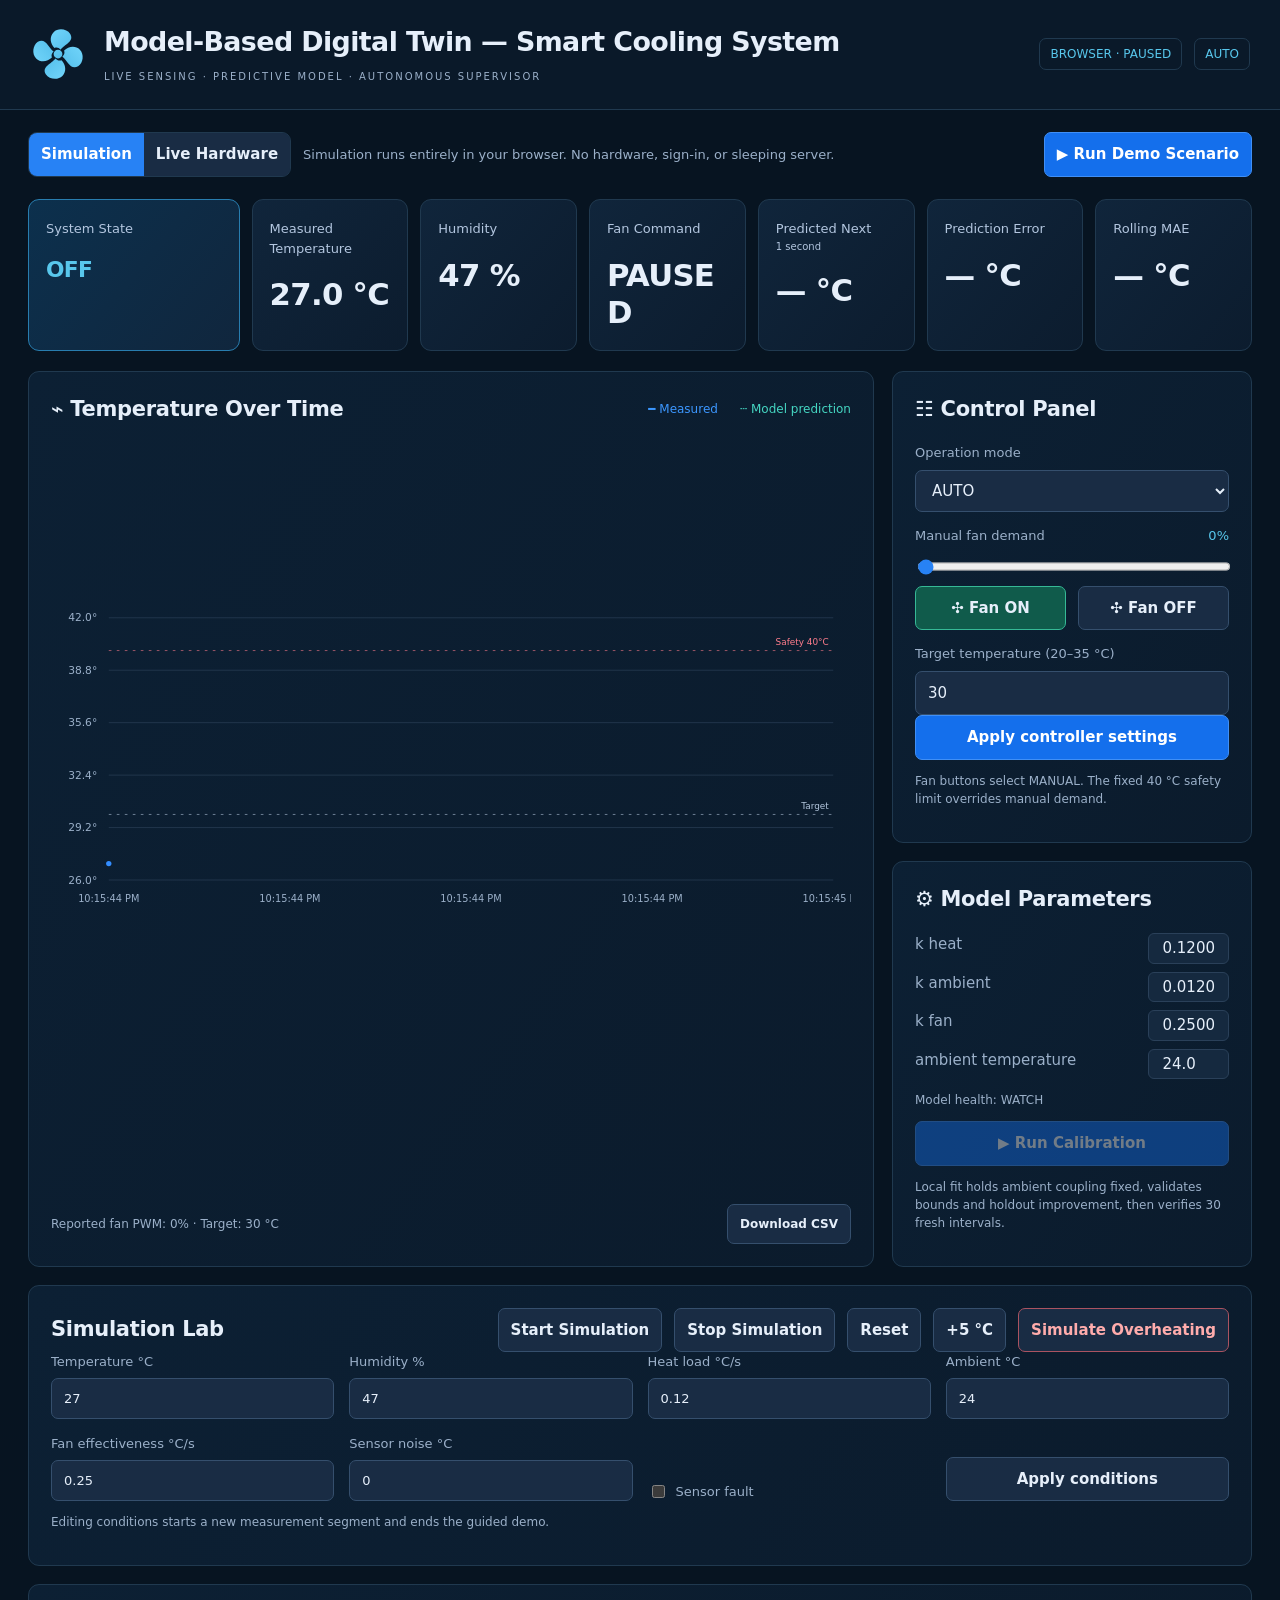
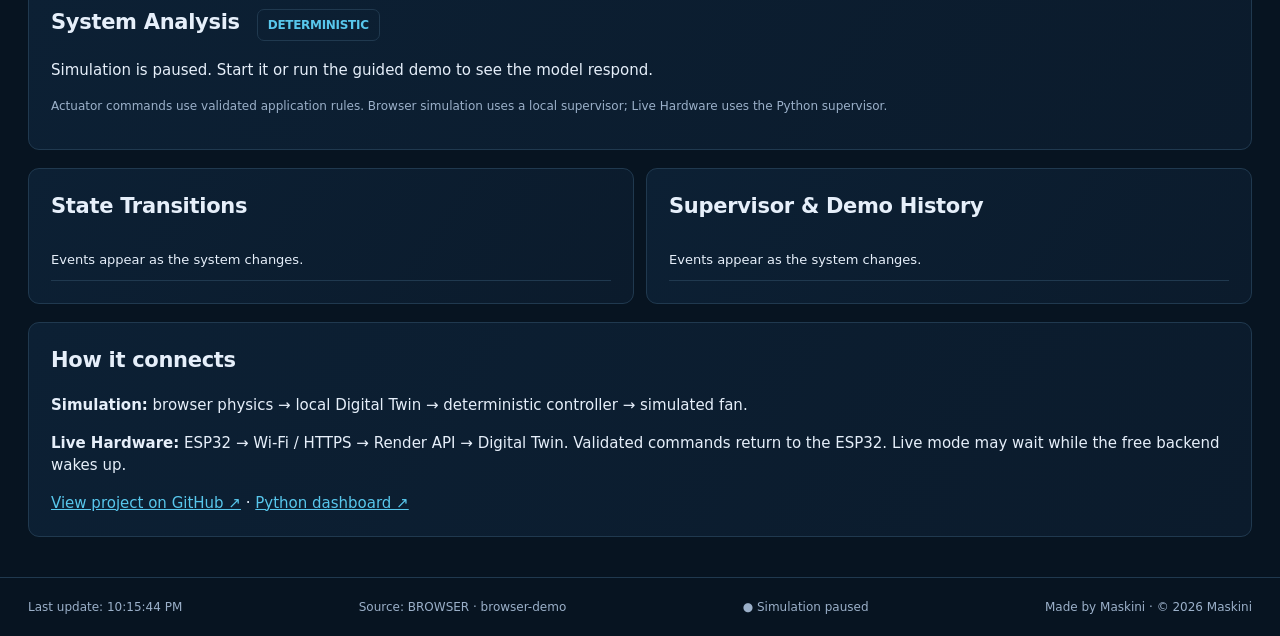
<file: index.html>
<!doctype html>
<html lang="en">
  <head>
    <meta charset="utf-8" />
    <meta name="viewport" content="width=device-width,initial-scale=1" />
    <meta
      name="description"
      content="Interactive Model-Based Smart Cooling Digital Twin by Maskini. Run a free browser simulation with deterministic safety control, thermal prediction and model calibration."
    />
    <title>Smart Cooling Digital Twin · Maskini</title>
    <link rel="icon" href="fan.svg" type="image/svg+xml" />
    <link rel="stylesheet" href="style.css" />
    <script type="module" src="app.mjs"></script>
  </head>
  <body>
    <header>
      <div class="brand">
        <img src="fan.svg" alt="" width="56" height="56" />
        <div>
          <h1>Model-Based Digital Twin <span>— Smart Cooling System</span></h1>
          <p>LIVE SENSING · PREDICTIVE MODEL · AUTONOMOUS SUPERVISOR</p>
        </div>
      </div>
      <div class="badges">
        <span id="connection" class="badge">BROWSER · READY</span
        ><span id="modeBadge" class="badge">AUTO</span>
      </div>
    </header>
    <main>
      <section class="modebar">
        <div class="segmented" aria-label="Operating mode">
          <button id="simulation" aria-pressed="true">Simulation</button
          ><button id="live" aria-pressed="false">Live Hardware</button>
        </div>
        <p id="modeHelp">
          Simulation runs entirely in your browser. No hardware, sign-in, or
          sleeping server.
        </p>
        <button id="demo" class="primary">▶ Run Demo Scenario</button>
      </section>
      <div id="notice" role="status" aria-live="polite"></div>
      <section class="metrics" aria-label="System overview">
        <article class="state-card">
          <label>System State</label><strong id="state">OFF</strong>
        </article>
        <article>
          <label>Measured Temperature</label
          ><strong id="temperature">27.0 <small>°C</small></strong>
        </article>
        <article>
          <label>Humidity</label
          ><strong id="humidity">47 <small>%</small></strong>
        </article>
        <article>
          <label>Fan Command</label><strong id="fan">PAUSED</strong>
        </article>
        <article>
          <label>Predicted Next <small id="horizon">1 second</small></label
          ><strong id="prediction">—</strong>
        </article>
        <article>
          <label>Prediction Error</label><strong id="error">—</strong>
        </article>
        <article><label>Rolling MAE</label><strong id="mae">—</strong></article>
      </section>
      <div class="workspace">
        <section class="panel chart-panel">
          <div class="panel-title">
            <h2>⌁ Temperature Over Time</h2>
            <div class="legend">
              <span>━ Measured</span><span>┄ Model prediction</span>
            </div>
          </div>
          <svg
            id="chart"
            viewBox="0 0 900 380"
            role="img"
            aria-label="Measured and predicted temperature over time"
          ></svg>
          <div class="chart-bottom">
            <span id="chartHelp"
              >Start the simulation to collect measurements.</span
            ><button id="download">Download CSV</button>
          </div>
        </section>
        <aside>
          <section class="panel">
            <h2>☷ Control Panel</h2>
            <form id="controller">
              <label for="controlMode">Operation mode</label
              ><select id="controlMode">
                <option>AUTO</option>
                <option>MANUAL</option></select
              ><label for="manual"
                >Manual fan demand <output id="manualValue">0%</output></label
              ><input id="manual" type="range" min="0" max="100" value="0" />
              <div class="two">
                <button type="button" id="fanOn" class="on">✣ Fan ON</button
                ><button type="button" id="fanOff">✣ Fan OFF</button>
              </div>
              <label for="target">Target temperature (20–35 °C)</label
              ><input
                id="target"
                type="number"
                min="20"
                max="35"
                step="0.5"
                value="30"
                required
              /><button class="primary" type="submit">
                Apply controller settings
              </button>
              <p class="muted">
                Fan buttons select MANUAL. The fixed 40 °C safety limit
                overrides manual demand.
              </p>
            </form>
            <details id="owner">
              <summary>Owner access</summary>
              <p>
                Live controls require your backend admin token. It is held only
                in memory for this tab.
              </p>
              <label for="token">Admin API token</label
              ><input id="token" type="password" autocomplete="off" /><button
                id="unlock"
              >
                Use token</button
              ><button id="lock">Lock controls</button>
            </details>
          </section>
          <section class="panel">
            <h2>⚙ Model Parameters</h2>
            <dl id="parameters"></dl>
            <p id="modelHealth" class="muted"></p>
            <button id="calibrate" class="primary">▶ Run Calibration</button>
            <p class="muted" id="calibrationHelp">
              Browser fit holds ambient coupling fixed, validates bounds and
              holdout improvement, then verifies 30 fresh intervals.
            </p>
          </section>
        </aside>
      </div>
      <section id="lab" class="panel">
        <div class="panel-title">
          <h2>Simulation Lab</h2>
          <div class="buttons">
            <button id="start">Start Simulation</button
            ><button id="stop">Stop Simulation</button
            ><button id="reset">Reset</button
            ><button id="increase">+5 °C</button
            ><button id="overheat" class="danger">Simulate Overheating</button>
          </div>
        </div>
        <form id="conditions" class="conditions">
          <label
            >Temperature °C<input
              id="editTemperature"
              type="number"
              min="-40"
              max="60"
              step="0.1"
              value="27"
              required /></label
          ><label
            >Humidity %<input
              id="editHumidity"
              type="number"
              min="0"
              max="100"
              step="1"
              value="47"
              required /></label
          ><label
            >Heat load °C/s<input
              id="heat"
              type="number"
              min="0"
              max="2"
              step="0.01"
              value="0.12"
              required /></label
          ><label
            >Ambient °C<input
              id="ambient"
              type="number"
              min="-10"
              max="50"
              step="0.1"
              value="24"
              required /></label
          ><label
            >Fan effectiveness °C/s<input
              id="effect"
              type="number"
              min="0"
              max="3"
              step="0.01"
              value="0.25"
              required /></label
          ><label
            >Sensor noise °C<input
              id="noise"
              type="number"
              min="0"
              max="1"
              step="0.01"
              value="0"
              required /></label
          ><label class="check"
            ><input id="fault" type="checkbox" />Sensor fault</label
          ><button type="submit">Apply conditions</button>
        </form>
        <p class="muted">
          Editing conditions starts a new measurement segment and ends the
          guided demo.
        </p>
      </section>
      <section id="scenarioPanel" class="panel" hidden>
        <h2 id="scenarioTitle">Guided Demo</h2>
        <div class="steps">
          <span data-phase="NORMAL">1 · Normal</span
          ><span data-phase="HEATING">2 · Heating</span
          ><span data-phase="OVERHEATING">3 · Overheating</span
          ><span data-phase="RECOVERING">4 · Recovering</span
          ><span data-phase="COMPLETE">5 · Cooling off</span>
        </div>
      </section>
      <section class="panel agent">
        <h2>System Analysis <span class="badge">DETERMINISTIC</span></h2>
        <p id="analysis"></p>
        <p class="muted">
          Actuator commands use validated application rules. Browser simulation uses a local supervisor; Live Hardware
          uses the Python supervisor.
        </p>
      </section>
      <div class="two bottom-panels">
        <section class="panel">
          <h2>State Transitions</h2>
          <ol id="transitions" class="timeline"></ol>
        </section>
        <section class="panel">
          <h2>Supervisor & Demo History</h2>
          <ol id="events" class="timeline"></ol>
        </section>
      </div>
      <section class="panel architecture">
        <h2>How it connects</h2>
        <p>
          <b>Simulation:</b> browser physics → local Digital Twin →
          deterministic controller → simulated fan.
        </p>
        <p>
          <b>Live Hardware:</b> ESP32 → Wi-Fi / HTTPS → Render API → Digital
          Twin. Validated commands return to the ESP32. Live mode may wait while
          the free backend wakes up.
        </p>
        <a
          href="https://github.com/Maskini/model-based-smart-cooling-digital-twin"
          >View project on GitHub ↗</a
        >
        ·
        <a
          href="https://smart-cooling-twin-demo.onrender.com/"
          target="_blank"
          rel="noopener"
          >Python dashboard ↗</a
        >
      </section>
    </main>
    <footer>
      <span id="updated">Last update: —</span
      ><span id="transport">Source: browser physics</span
      ><span id="receiving">● Simulation paused</span
      ><span>Made by Maskini · © 2026 Maskini</span>
    </footer>
    <noscript
      >This interactive simulation requires JavaScript. You can also visit the
      Python dashboard linked above.</noscript
    >
  </body>
</html>
</file>
<file: style.css>
:root {
  color-scheme: dark;
  --bg: #071421;
  --panel: #0c1e31;
  --edge: #20394f;
  --text: #e6effa;
  --muted: #9bb0c9;
  --blue: #2782f5;
  --cyan: #58c7ec;
  --green: #38e7aa;
}
* {
  box-sizing: border-box;
}
body {
  margin: 0;
  background: var(--bg);
  color: var(--text);
  font:
    15px/1.5 system-ui,
    -apple-system,
    BlinkMacSystemFont,
    "Segoe UI",
    sans-serif;
}
header {
  display: flex;
  align-items: center;
  justify-content: space-between;
  gap: 20px;
  padding: 25px 30px;
  border-bottom: 1px solid var(--edge);
  background: #0a1929;
}
.brand {
  display: flex;
  align-items: center;
  gap: 18px;
}
.brand img {
  flex-shrink: 0;
}
.brand h1 {
  font-size: clamp(20px, 2.1vw, 32px);
  line-height: 1.3;
  margin: 0;
  letter-spacing: -0.6px;
}
.brand p {
  font-size: 10px;
  color: var(--muted);
  letter-spacing: 2px;
  margin: 9px 0 0;
}
.badges,
.buttons,
.modebar,
.panel-title,
.chart-bottom {
  display: flex;
  align-items: center;
  gap: 12px;
  flex-wrap: wrap;
}
.badge {
  font-size: 12px;
  display: inline-block;
  border: 1px solid var(--edge);
  border-radius: 7px;
  padding: 6px 10px;
  color: var(--cyan);
  white-space: nowrap;
}
main {
  max-width: 2000px;
  margin: auto;
  padding: 22px 28px;
}
.modebar {
  margin-bottom: 22px;
}
.modebar p {
  flex: 1;
  color: var(--muted);
  font-size: 13px;
}
.segmented {
  display: flex;
  background: #14283e;
  border: 1px solid var(--edge);
  border-radius: 9px;
  overflow: hidden;
}
.segmented button {
  border: 0;
  border-radius: 0;
}
.segmented button[aria-pressed="true"] {
  background: var(--blue);
  color: white;
}
.metrics {
  display: grid;
  grid-template-columns: 1.35fr repeat(6, 1fr);
  gap: 12px;
  margin: 20px 0;
}
.metrics article {
  padding: 19px 17px;
  min-height: 140px;
  border: 1px solid var(--edge);
  border-radius: 11px;
  background: linear-gradient(130deg, #10253b, #0c1c2e);
}
.metrics label {
  display: block;
  color: #b3c6df;
  font-size: 13px;
}
.metrics strong {
  display: block;
  font-size: clamp(20px, 2.4vw, 37px);
  margin-top: 18px;
  letter-spacing: -0.7px;
  line-height: 1.2;
  overflow-wrap: anywhere;
}
.metrics small {
  font-size: 14px;
  font-weight: 400;
}
.metrics label small {
  display: block;
  font-size: 10px;
}
.metrics .state-card {
  border-color: #287daf;
  background: linear-gradient(130deg, #0c304d, #10263d);
  color: var(--cyan);
}
#state {
  font-size: clamp(18px, 1.7vw, 29px);
}
.workspace {
  display: grid;
  grid-template-columns: minmax(0, 2.35fr) minmax(295px, 1fr);
  gap: 18px;
}
.panel {
  border: 1px solid var(--edge);
  border-radius: 11px;
  padding: 22px;
  background: linear-gradient(125deg, #0c2034, #0b1b2c);
  margin-bottom: 18px;
  min-width: 0;
}
h2 {
  font-size: 21px;
  margin: 0 0 18px;
  letter-spacing: -0.3px;
}
.panel-title {
  justify-content: space-between;
}
.panel-title h2 {
  margin: 0;
}
.legend {
  display: flex;
  gap: 22px;
  color: #3c97ff;
  font-size: 12px;
}
.legend span + span {
  color: #45d6c2;
}
.chart-panel {
  display: flex;
  flex-direction: column;
}
.chart-panel svg {
  width: 100%;
  flex: 1;
  min-height: 330px;
  max-height: 620px;
  margin-top: 25px;
}
.chart-bottom {
  justify-content: space-between;
  font-size: 12px;
  color: var(--muted);
  margin-top: auto;
}
button,
select,
input {
  font: inherit;
  color: var(--text);
  border: 1px solid #354f6d;
  border-radius: 7px;
  background: #192c44;
  padding: 10px 12px;
  min-width: 0;
}
button {
  cursor: pointer;
  transition:
    background 0.15s,
    border-color 0.15s;
  font-weight: 600;
}
button:hover {
  background: #244469;
  border-color: #4b8ac4;
}
button:disabled {
  opacity: 0.42;
  cursor: not-allowed;
}
.primary {
  background: #146fec;
  border-color: #408ff6;
  color: white;
}
.primary:hover {
  background: #2988fb;
}
.on {
  background: #105b4b;
  border-color: #36b996;
}
.danger {
  border-color: #aa5361;
  color: #ffacac;
}
button:focus-visible,
input:focus-visible,
select:focus-visible,
a:focus-visible {
  outline: 3px solid var(--cyan);
  outline-offset: 3px;
}
form > label {
  display: block;
  color: var(--muted);
  font-size: 13px;
  margin: 14px 0 7px;
}
#controller input,
#controller select,
#controller > button {
  width: 100%;
}
input[type="range"] {
  padding: 0;
  accent-color: var(--blue);
  height: 25px;
}
output {
  float: right;
  color: var(--cyan);
}
.two {
  display: grid;
  grid-template-columns: 1fr 1fr;
  gap: 12px;
}
.muted {
  color: var(--muted);
  font-size: 12px;
}
.conditions {
  display: grid;
  grid-template-columns: repeat(4, 1fr);
  gap: 15px;
  align-items: end;
}
.conditions input:not([type="checkbox"]) {
  display: block;
  width: 100%;
  margin-top: 6px;
}
.conditions label {
  margin: 0;
}
.check {
  display: flex;
  align-items: center;
  gap: 8px;
}
details {
  margin-top: 15px;
  color: var(--muted);
  font-size: 13px;
}
summary {
  cursor: pointer;
}
details input {
  width: 100%;
  margin: 8px 0;
}
dl {
  display: grid;
  grid-template-columns: 1fr auto;
  gap: 8px;
  margin: 10px 0;
}
dt {
  color: var(--muted);
}
dd {
  margin: 0;
  background: #15293f;
  border: 1px solid #2a4059;
  border-radius: 6px;
  padding: 3px 13px;
  font-variant-numeric: tabular-nums;
}
#calibrate {
  width: 100%;
}
.steps {
  display: flex;
  gap: 12px;
  flex-wrap: wrap;
}
.steps span {
  border: 1px solid var(--edge);
  padding: 10px 17px;
  border-radius: 8px;
  color: var(--muted);
}
.steps .active {
  border-color: var(--green);
  color: var(--green);
  background: #10352f;
}
.timeline {
  list-style: none;
  padding: 0;
  margin: 0;
  max-height: 250px;
  overflow: auto;
  font-size: 13px;
}
.timeline li {
  border-bottom: 1px solid var(--edge);
  padding: 10px 0;
}
.timeline time {
  color: var(--muted);
  font-size: 11px;
  display: block;
}
a {
  color: var(--cyan);
}
footer {
  display: flex;
  gap: 20px;
  justify-content: space-between;
  flex-wrap: wrap;
  border-top: 1px solid var(--edge);
  padding: 20px 28px;
  font-size: 12px;
  color: var(--muted);
}
#notice:not(:empty) {
  padding: 12px 17px;
  background: #243040;
  border-left: 3px solid #edb862;
  border-radius: 6px;
  margin-bottom: 15px;
}
.good {
  color: var(--green) !important;
}
.bad {
  color: #ff818b !important;
}
[hidden] {
  display: none !important;
}
.agent h2 .badge {
  margin-left: 10px;
}
#receiving.good {
  animation: pulse 2s infinite;
}
@keyframes pulse {
  50% {
    opacity: 0.55;
  }
}
@media (prefers-reduced-motion: reduce) {
  * {
    animation: none !important;
    transition: none !important;
  }
}
@media (max-width: 1200px) {
  .metrics {
    grid-template-columns: repeat(4, 1fr);
  }
  .metrics article {
    min-height: 115px;
  }
  .metrics strong {
    font-size: 28px;
  }
  header {
    align-items: flex-start;
    flex-direction: column;
  }
}
@media (max-width: 800px) {
  main {
    padding: 15px;
  }
  .workspace {
    grid-template-columns: 1fr;
  }
  .metrics {
    grid-template-columns: repeat(2, 1fr);
  }
  .metrics article:last-child {
    grid-column: 1/-1;
  }
  .conditions {
    grid-template-columns: repeat(2, 1fr);
  }
  .bottom-panels {
    grid-template-columns: 1fr;
  }
  .brand h1 span {
    display: block;
    font-size: 16px;
  }
  .brand img {
    width: 44px;
    height: 44px;
  }
  header {
    padding: 20px 15px;
  }
  .panel {
    padding: 17px;
  }
  .chart-panel svg {
    min-height: 260px;
  }
  .modebar p {
    flex-basis: 100%;
  }
  .chart-panel .panel-title {
    gap: 8px;
  }
  .buttons button {
    font-size: 12px;
  }
  .badges {
    gap: 6px;
  }
}
</file>
